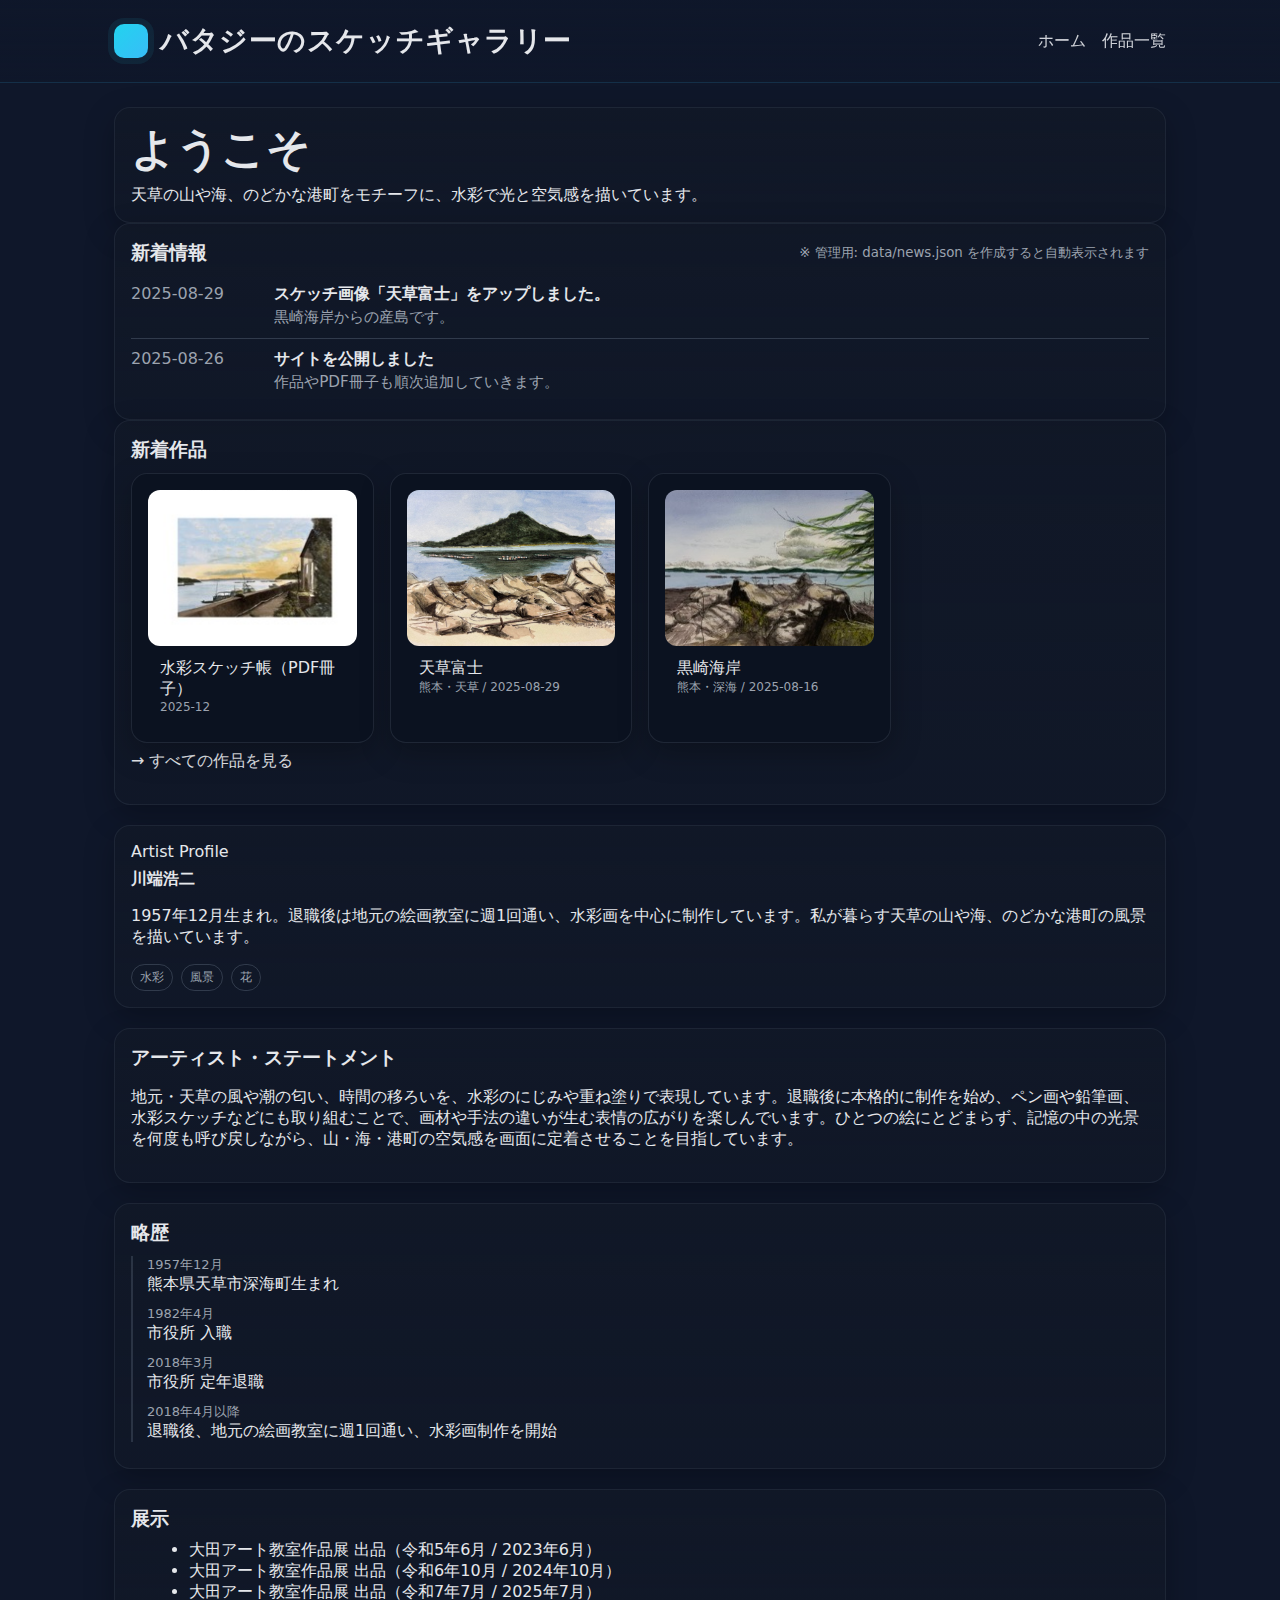
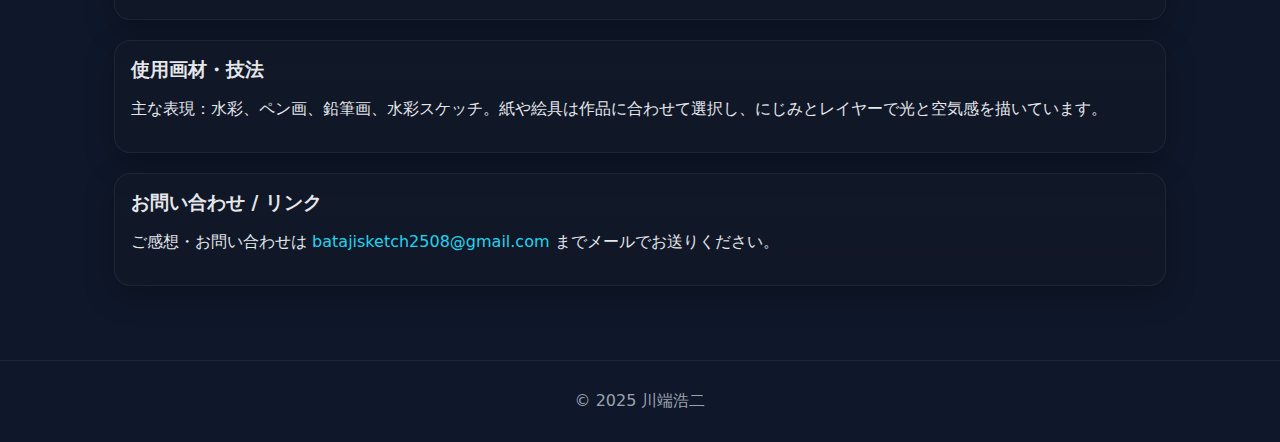
<file: index.html>
<!DOCTYPE html>
<html lang="ja">
<head>
  <meta charset="utf-8">
  <meta name="viewport" content="width=device-width,initial-scale=1">
  <title>バタジーのスケッチギャラリー</title>
  <meta name="description" content="水彩画の作品一覧・新着情報・プロフィール">
  <link rel="stylesheet" href="assets/style.css">
  <style>
    /* 新着情報用の軽いスタイル */
    .news-list{list-style:none;margin:0;padding:0}
    .news-list li{display:flex;gap:12px;padding:10px 0;border-top:1px solid rgba(148,163,184,.25)}
    .news-list li:first-child{border-top:none}
    .news-date{color:var(--muted);min-width:8.2em;white-space:nowrap}
    .news-title{font-weight:600}
    .news-body{color:var(--muted);font-size:.95em;margin-top:2px}
    .empty{color:var(--muted)}

    /* プロフィール用 */
    .section{margin:20px 0}
    .timeline{border-left:2px solid rgba(148,163,184,.2);padding-left:14px}
    .timeline .row{margin:10px 0}
    .timeline .row .year{color:var(--muted);font-size:13px}
    .contact a{color:var(--accent)}
  </style>
</head>
<body>
<header class="site">
  <div class="container" style="display:flex;align-items:center;justify-content:space-between;gap:16px;">
    <div class="brand"><div class="logo"></div><strong>バタジーのスケッチギャラリー</strong></div>
    <nav class="links">
      <a href="index.html">ホーム</a>
      <a href="gallery.html">作品一覧</a>
      <!-- プロフィールは削除済み -->
    </nav>
  </div>
</header>

<main class="container">
  <!-- ヒーロー / リード -->
  <section class="card" style="display:grid;gap:10px;">
    <h1 class="title" style="margin:0">ようこそ</h1>
    <p class="lead" style="margin:0">天草の山や海、のどかな港町をモチーフに、水彩で光と空気感を描いています。</p>
  </section>

  <!-- 新着情報 -->
  <section class="card">
    <div style="display:flex;align-items:center;justify-content:space-between;gap:12px;">
      <h3 style="margin:0">新着情報</h3>
      <small style="color:var(--muted)">※ 管理用: data/news.json を作成すると自動表示されます</small>
    </div>
    <ul id="news-list" class="news-list" style="margin-top:8px;">
      <li class="empty">お知らせは準備中です。</li>
    </ul>
  </section>

  <!-- 新着作品 -->
  <section class="card">
    <h3 style="margin:0 0 10px;">新着作品</h3>
    <div id="latest" class="grid"></div>
    <p style="margin-top:8px;"><a href="gallery.html">→ すべての作品を見る</a></p>
  </section>

  <!-- プロフィール -->
  <section class="card section">
    <div>
      <div class="badge">Artist Profile</div>
      <h2 class="title" style="margin-top:8px;font-size:1em;">川端浩二</h2>
      <p class="lead">1957年12月生まれ。退職後は地元の絵画教室に週1回通い、水彩画を中心に制作しています。私が暮らす天草の山や海、のどかな港町の風景を描いています。</p>
      <div class="badges" style="margin-top:10px;">
        <span class="tag">水彩</span>
        <span class="tag">風景</span>
        <span class="tag">花</span>
      </div>
    </div>
  </section>

  <section class="card section">
    <h3 style="margin:0 0 8px;">アーティスト・ステートメント</h3>
    <p>地元・天草の風や潮の匂い、時間の移ろいを、水彩のにじみや重ね塗りで表現しています。退職後に本格的に制作を始め、ペン画や鉛筆画、水彩スケッチなどにも取り組むことで、画材や手法の違いが生む表情の広がりを楽しんでいます。ひとつの絵にとどまらず、記憶の中の光景を何度も呼び戻しながら、山・海・港町の空気感を画面に定着させることを目指しています。</p>
  </section>

  <section class="card section">
    <h3 style="margin:0 0 8px;">略歴</h3>
    <div class="timeline">
      <div class="row"><div class="year">1957年12月</div><div>熊本県天草市深海町生まれ</div></div>
      <div class="row"><div class="year">1982年4月</div><div>市役所 入職</div></div>
      <div class="row"><div class="year">2018年3月</div><div>市役所 定年退職</div></div>
      <div class="row"><div class="year">2018年4月以降</div><div>退職後、地元の絵画教室に週1回通い、水彩画制作を開始</div></div>
    </div>
  </section>

  <section class="card section">
    <h3 style="margin:0 0 8px;">展示</h3>
    <ul style="margin:0 0 0 18px;">
      <li>大田アート教室作品展 出品（令和5年6月 / 2023年6月）</li>
      <li>大田アート教室作品展 出品（令和6年10月 / 2024年10月）</li>
      <li>大田アート教室作品展 出品（令和7年7月 / 2025年7月）</li>
    </ul>
  </section>

  <section class="card section">
    <h3 style="margin:0 0 8px;">使用画材・技法</h3>
    <p>主な表現：水彩、ペン画、鉛筆画、水彩スケッチ。紙や絵具は作品に合わせて選択し、にじみとレイヤーで光と空気感を描いています。</p>
  </section>

  <section class="card section contact">
    <h3 style="margin:0 0 8px;">お問い合わせ / リンク</h3>
    <p>ご感想・お問い合わせは <a href="mailto:mikan579@me.com">batajisketch2508@gmail.com</a> までメールでお送りください。</p>
  </section>

</main>

<footer class="site">&copy; 2025 川端浩二</footer>

<script src="assets/app.js"></script>
<script>
// ニュースの読み込み
(function(){
  const ul = document.getElementById('news-list');
  fetch('data/news.json', {cache:'no-store'})
    .then(r=>{ if(!r.ok) throw new Error(r.statusText); return r.json(); })
    .then(items=>{
      if(!Array.isArray(items) || items.length===0){
        ul.innerHTML = '<li class="empty">現在お知らせはありません。</li>';
        return;
      }
      ul.innerHTML = '';
      items
        .sort((a,b)=>String(b.date||'').localeCompare(String(a.date||'')))
        .slice(0,6)
        .forEach(n=>{
          const date = (n.date||'').slice(0,10);
          const li = document.createElement('li');
          const title = n.link
            ? `<a href="${n.link}" target="_blank" rel="noopener">${n.title||''}</a>`
            : `${n.title||''}`;
          const body = n.body ? `<div class="news-body">${n.body}</div>` : '';
          li.innerHTML = `<div class="news-date">${date}</div><div class="news-main"><div class="news-title">${title}</div>${body}</div>`;
          ul.appendChild(li);
        });
    })
    .catch(()=>{/* data/news.json が無い場合は既定文 */});
})();
</script>
</body>
</html>
</file>
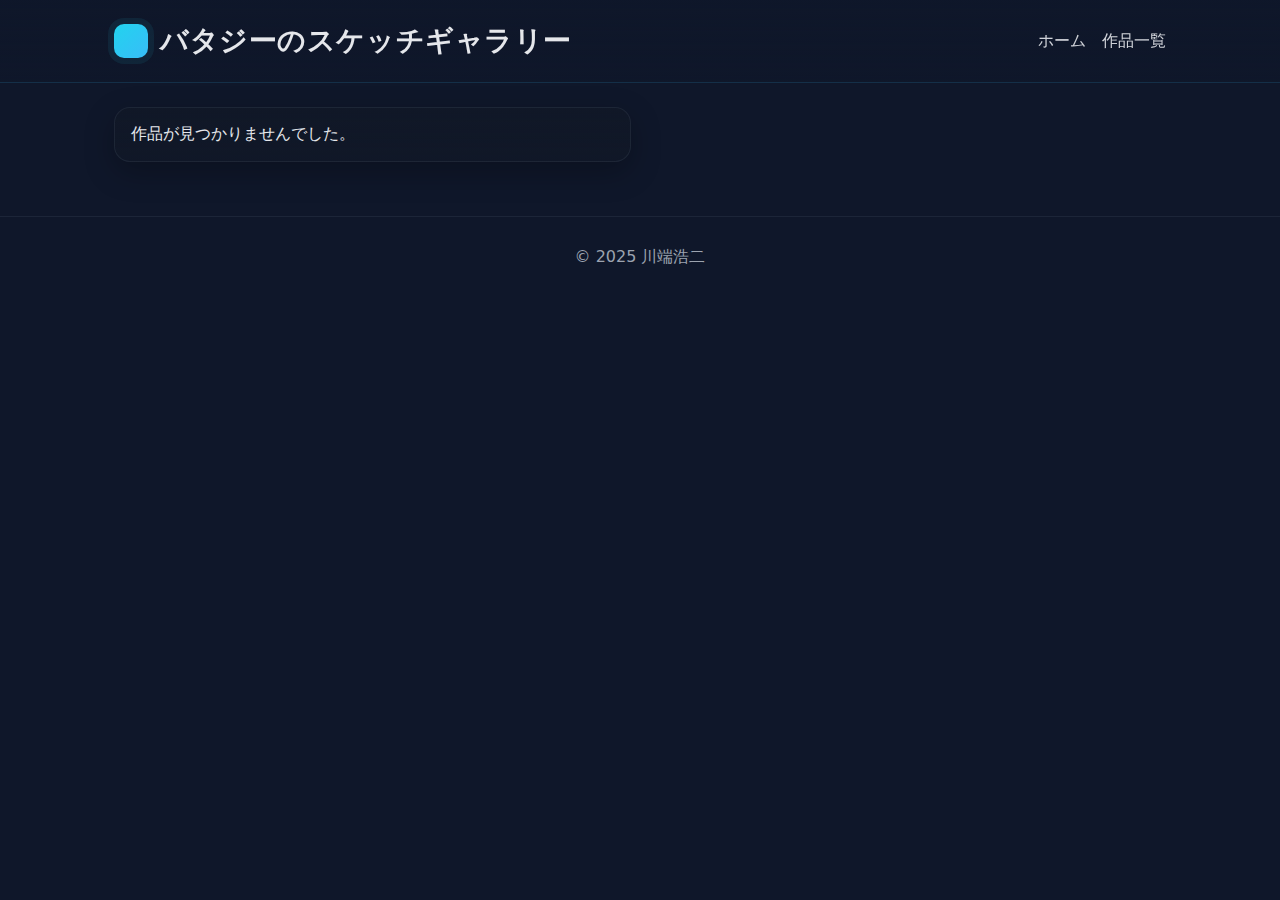
<file: detail.html>
<!DOCTYPE html>
<html lang="ja">
<head>
  <meta charset="utf-8">
  <meta name="viewport" content="width=device-width,initial-scale=1">
  <title>作品詳細 | バタジーのスケッチギャラリー</title>
  <link rel="stylesheet" href="assets/style.css">
  <style>
    .detail{display:grid;gap:18px}
    .hero{display:grid;grid-template-columns:1fr;gap:16px}
    .hero .image{width:100%;border-radius:14px;overflow:hidden;border:1px solid rgba(148,163,184,.2)}
    .hero .image img{width:100%;height:auto;display:block}
    .meta{display:grid;gap:8px}
    .meta .title{font-size:1.25rem;font-weight:700}
    .meta .sub{color:var(--muted)}
    .spec{color:var(--muted);font-size:.95rem}
    .tags{display:flex;flex-wrap:wrap;gap:8px}
    .tag{border:1px solid rgba(148,163,184,.35);padding:.15rem .55rem;border-radius:999px;font-size:.8rem}
    .actions{display:flex;gap:10px;flex-wrap:wrap}
    .btn{display:inline-flex;align-items:center;gap:6px;border:1px solid rgba(148,163,184,.35);padding:.45rem .7rem;border-radius:10px}
    .btn:hover{background:rgba(148,163,184,.12)}
    @media (min-width:920px){ .hero{grid-template-columns:minmax(0,2fr) minmax(0,1fr)} }
  </style>
</head>
<body>
<header class="site">
  <div class="container" style="display:flex;align-items:center;justify-content:space-between;gap:16px;">
    <div class="brand"><div class="logo"></div><strong>バタジーのスケッチギャラリー</strong></div>
    <nav class="links"><a href="index.html">ホーム</a><a href="gallery.html">作品一覧</a></nav>
  </div>
</header>

<main class="container">
  <section id="detail" class="detail">
    <div class="card">読み込み中です…</div>
  </section>
</main>

<footer class="site">&copy; 2025 川端浩二</footer>

<script>
  document.addEventListener('DOMContentLoaded', function(){
    const box = document.getElementById('detail');
    const qs  = new URLSearchParams(location.search);
    const key = (qs.get('id') || '').trim().toLowerCase();
  
    const esc = s => String(s ?? '').replace(/[&<>"']/g, m => (
      {'&':'&amp;','<':'&lt;','>':'&gt;','"':'&quot;',"'":'&#39;'}[m]
    ));
  
    function render(item){
      if (!item || !item.image){
        box.innerHTML = `<div class="card">作品が見つかりませんでした。</div>`;
        return;
      }
      const dateTxt = item.date ? String(item.date).slice(0,10) : '';
      const sub = [item.location || '', dateTxt].filter(Boolean).join(' / ');
      const spec = [item.size, item.paper, item.medium].filter(Boolean).join('・');
      box.innerHTML = `
        <div class="card hero">
          <div class="image">
            <img src="${item.image}" alt="${esc(item.title || '')}" decoding="async">
          </div>
          <div class="meta">
            <div class="title">${esc(item.title || '')}</div>
            ${sub ? `<div class="sub">${esc(sub)}</div>` : ''}
            ${spec ? `<div class="spec">${esc(spec)}</div>` : ''}
            ${item.description ? `<p>${esc(item.description)}</p>` : ''}
            ${Array.isArray(item.tags) && item.tags.length ? `<div class="tags">${item.tags.map(t=>`<span class="tag">${esc(t)}</span>`).join('')}</div>`:''}
            <div class="actions">
              <a class="btn" href="gallery.html">← 作品一覧へ戻る</a>
              <a class="btn" href="${item.image}" target="_blank" rel="noopener">原寸で開く</a>
              ${item.pdf && /\.pdf$/i.test(item.pdf) ? `<a class="btn" href="pdf.html?src=${encodeURIComponent(item.pdf)}" target="_blank" rel="noopener">解説PDFを見る</a>`:''}
            </div>
          </div>
        </div>
      `;
    }
  
    function findByKey(list){
      if (!key) return null;
      return list.find(x => String(x.id||'').toLowerCase() === key)
          ||  list.find(x => String((x.image||'').split('/').pop()).toLowerCase() === key)
          ||  list.find(x => String(x.title||'').toLowerCase() === key)
          ||  null;
    }
  
    fetch('data/works.json', {cache:'no-store'})
      .then(r => r.ok ? r.json() : [])
      .then(list => {
        const arr = Array.isArray(list) ? list : [list];
        render(findByKey(arr));
      })
      .catch(() => {
        box.innerHTML = `<div class="card">作品データ（data/works.json）の読み込みに失敗しました。</div>`;
      });
  });
  </script>  
</body>
</html>
</file>
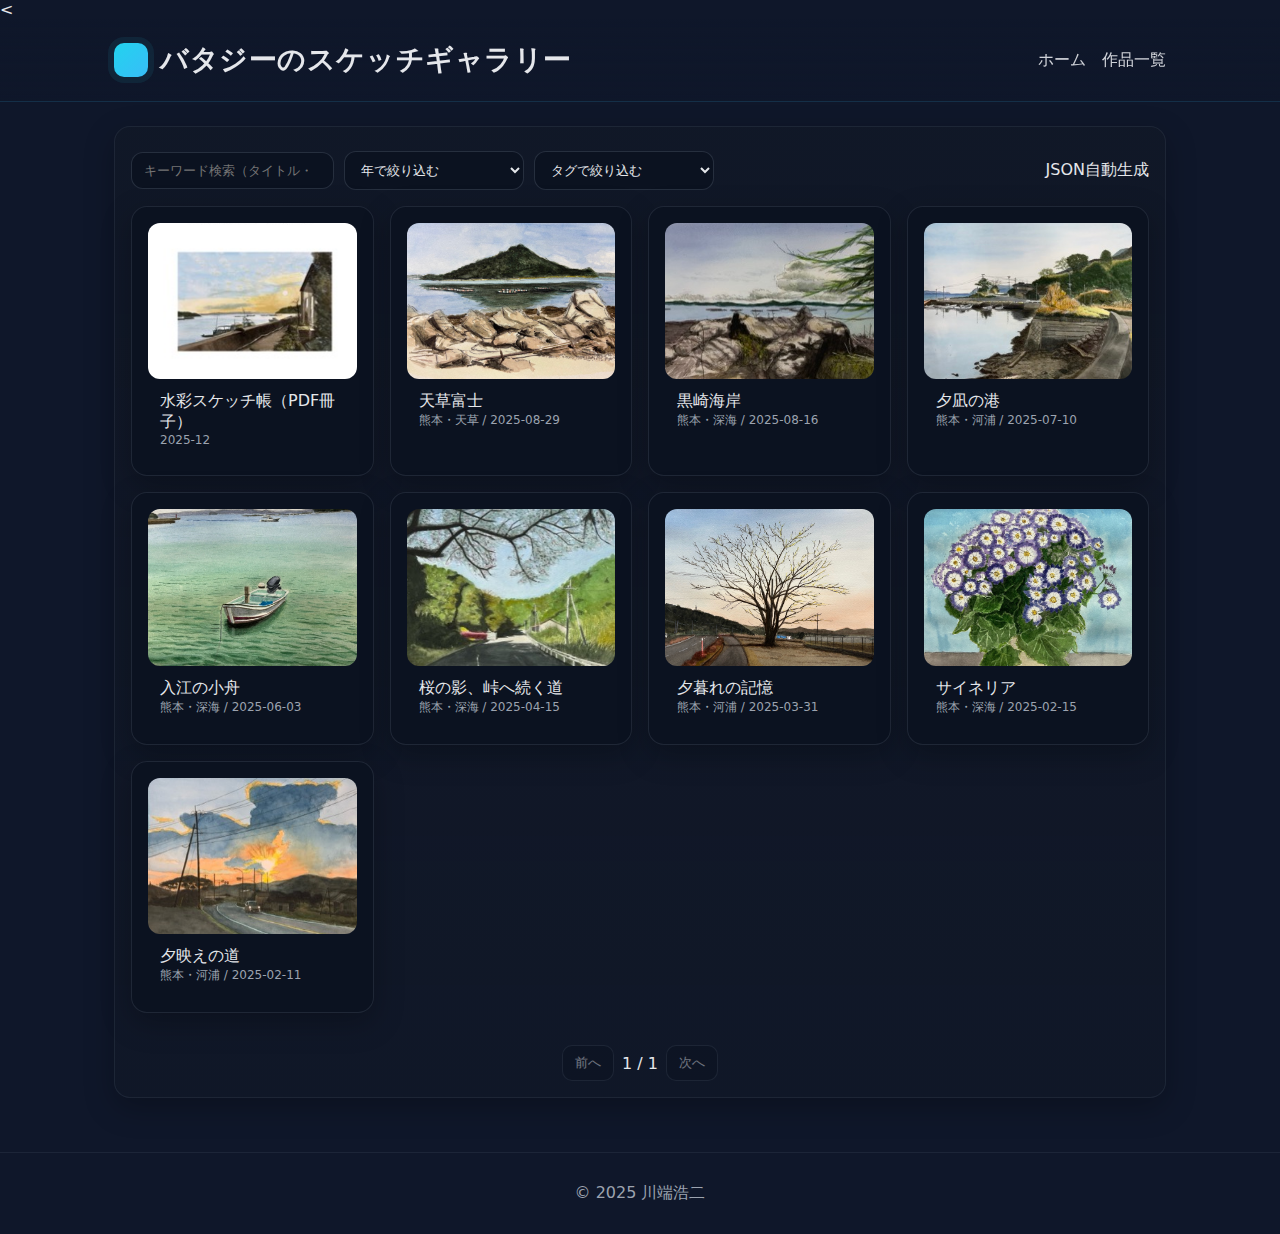
<file: gallery.html>
<<!DOCTYPE html>
<html lang="ja">
<head>
  <meta charset="utf-8">
  <meta name="viewport" content="width=device-width,initial-scale=1">
  <title>作品一覧 | バタジーのスケッチギャラリー</title>
  <link rel="stylesheet" href="assets/style.css">
</head>
<body>
<header class="site">
  <div class="container" style="display:flex;align-items:center;justify-content:space-between;gap:16px;">
    <div class="brand"><div class="logo"></div><strong>バタジーのスケッチギャラリー</strong></div>
    <nav class="links">
      <a href="index.html">ホーム</a>
      <a href="gallery.html">作品一覧</a>
      <!-- プロフィールは削除 -->
    </nav>
  </div>
</header>

<main class="container">
  <section class="card">
    <div class="toolbar">
      <input id="search" type="search" placeholder="キーワード検索（タイトル・説明・場所・タグ）">
      <select id="year"><option value="">年で絞り込む</option></select>
      <select id="tag"><option value="">タグで絞り込む</option></select>
      <div class="spacer"></div>
      <span class="badge">JSON自動生成</span>
    </div>
    <div id="grid" class="grid" aria-live="polite"></div>
    <div id="pager" class="pager"></div>
  </section>
</main>

<footer class="site">&copy; 2025 川端浩二</footer>
<script src="assets/app.js?v=6"></script>
</body>
</html>
</file>
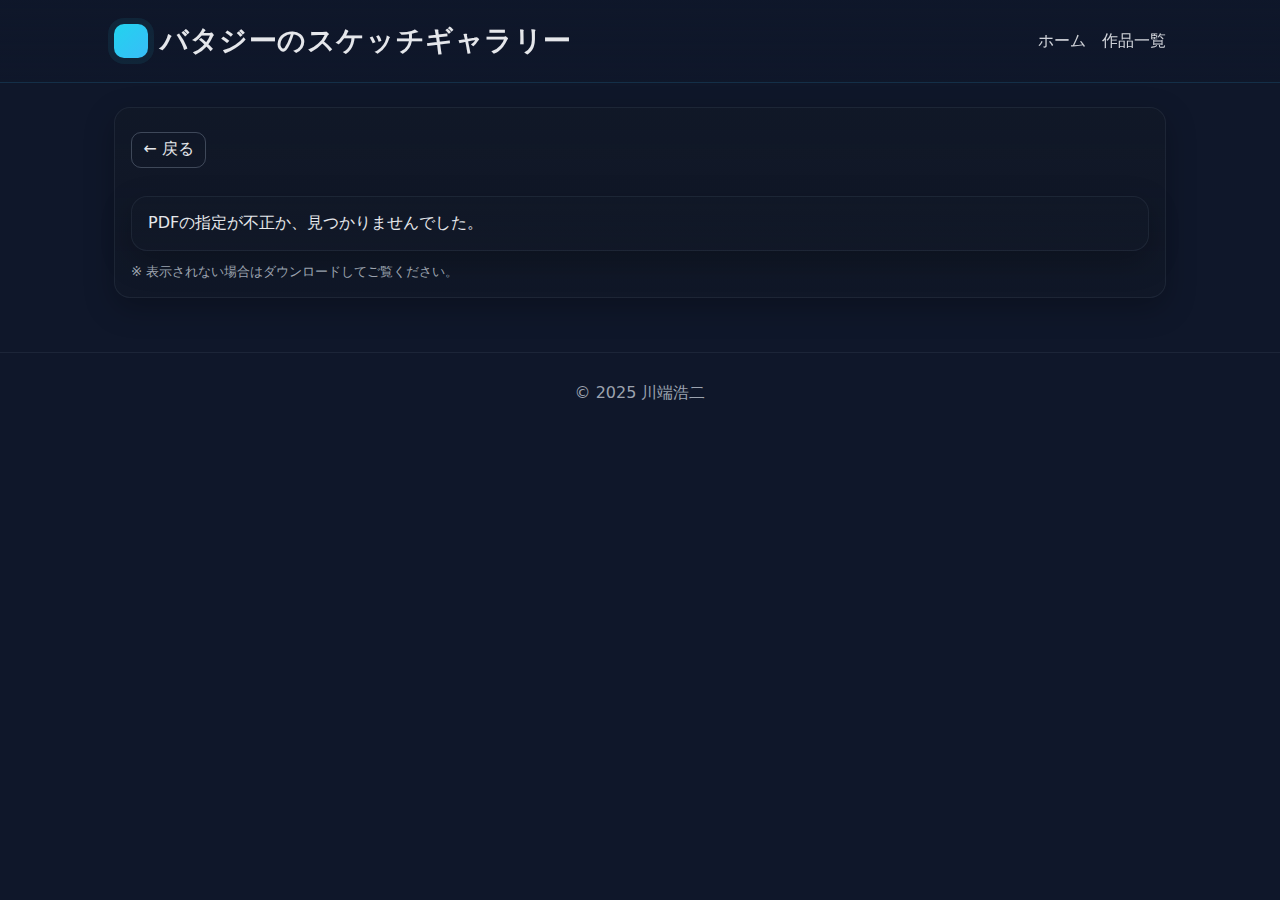
<file: pdf.html>
<!DOCTYPE html>
<html lang="ja">
<head>
  <meta charset="utf-8">
  <meta name="viewport" content="width=device-width,initial-scale=1">
  <title>解説PDF | バタジーのスケッチギャラリー</title>
  <link rel="stylesheet" href="assets/style.css">
  <style>
    .viewer{display:grid;gap:12px}
    .pdf-frame{width:100%;height:80vh;border:1px solid rgba(148,163,184,.3);border-radius:12px}
    .toolbar{display:flex;align-items:center;gap:10px;flex-wrap:wrap}
    .btn{display:inline-flex;align-items:center;gap:6px;border:1px solid rgba(148,163,184,.35);padding:.4rem .7rem;border-radius:10px}
    .btn:hover{background:rgba(148,163,184,.12)}
  </style>
</head>
<body>
<header class="site">
  <div class="container" style="display:flex;align-items:center;justify-content:space-between;gap:16px;">
    <div class="brand"><div class="logo"></div><strong>バタジーのスケッチギャラリー</strong></div>
    <nav class="links"><a href="index.html">ホーム</a><a href="gallery.html">作品一覧</a></nav>
  </div>
</header>

<main class="container">
  <section class="card viewer">
    <div class="toolbar">
      <a class="btn" href="javascript:history.back()">← 戻る</a>
      <a id="dl" class="btn" href="#" download>PDFをダウンロード</a>
    </div>
    <iframe id="frame" class="pdf-frame" title="PDF Viewer"></iframe>
    <small style="color:var(--muted)">※ 表示されない場合はダウンロードしてご覧ください。</small>
  </section>
</main>

<footer class="site">&copy; 2025 川端浩二</footer>

<script>
  const qs = new URLSearchParams(location.search);
  const src = qs.get('src') || '';
  const frame = document.getElementById('frame');
  const dl = document.getElementById('dl');

  // 簡単な安全対策：相対パスのみ許可（http/httpsやスキーム拒否）
  if (/^(https?:|data:|blob:|\/\/)/i.test(src) || !src) {
    frame.replaceWith(Object.assign(document.createElement('div'), {
      className: 'card',
      innerHTML: 'PDFの指定が不正か、見つかりませんでした。'
    }));
    dl.style.display = 'none';
  } else {
    // local サーバー上で相対パスをそのまま表示
    frame.src = src + '#toolbar=1&navpanes=0&scrollbar=1';
    dl.href = src;
  }
</script>
</body>
</html>
</file>
<file: assets/style.css>
:root{
    --bg:#0f172a;         /* Slate-900 */
    --card:#111827;       /* Gray-900  */
    --text:#e5e7eb;       /* Gray-200  */
    --muted:#9ca3af;      /* Gray-400  */
    --accent:#22d3ee;     /* Cyan-400  */
    --accent-2:#38bdf8;   /* Sky-400   */
    --ring:rgba(56,189,248,.35);
  }
  *{box-sizing:border-box}
  html,body{margin:0;padding:0;background:var(--bg);color:var(--text);font-family:system-ui,-apple-system,Segoe UI,Roboto,'Hiragino Kaku Gothic ProN','Noto Sans JP',sans-serif}
  a{color:inherit;text-decoration:none}
  .container{max-width:1100px;margin:0 auto;padding:24px}
  header.site{
    position:sticky;top:0;z-index:10;
    backdrop-filter:blur(10px);
    background:linear-gradient(180deg,rgba(15,23,42,.9),rgba(15,23,42,.6));
    border-bottom:1px solid rgba(56,189,248,.15);
  }
  .brand{display:flex;align-items:center;gap:12px}
  .brand .logo{
    width:34px;height:34px;border-radius:10px;
    background:linear-gradient(135deg,var(--accent),var(--accent-2));
    box-shadow:0 0 0 6px rgba(34,211,238,.08);
  }
  nav.links{display:flex;gap:16px;flex-wrap:wrap}
  nav.links a{opacity:.9}
  nav.links a:hover{opacity:1;color:var(--accent)}
  
  .hero{
    display:grid;grid-template-columns:1.2fr .8fr;gap:24px;align-items:center;
    padding:28px 0 8px;
  }
  .hero .title{font-size:clamp(26px,4vw,40px);line-height:1.15;margin:0 0 8px}
  .hero .lead{color:var(--muted);margin:0 0 12px}
  .hero .badge{
    display:inline-block;border:1px solid rgba(34,211,238,.4);
    color:var(--accent);padding:4px 10px;border-radius:999px;font-size:12px
  }
  .card{
    background:linear-gradient(180deg,rgba(17,24,39,.9),rgba(17,24,39,.75));
    border:1px solid rgba(148,163,184,.1);
    border-radius:16px;padding:16px;
    box-shadow:0 10px 30px rgba(0,0,0,.25);
  }
  
  .toolbar{
    display:flex;flex-wrap:wrap;gap:10px;align-items:center;margin:8px 0 16px
  }
  .toolbar input, .toolbar select{
    background:#0b1220;color:var(--text);border:1px solid rgba(148,163,184,.2);
    padding:10px 12px;border-radius:12px;outline:none;min-width:180px
  }
  .toolbar input:focus, .toolbar select:focus{box-shadow:0 0 0 6px var(--ring);border-color:var(--accent-2)}
  .toolbar .spacer{flex:1}
  
  .grid{
    display:grid;gap:16px;
    grid-template-columns:repeat(auto-fill,minmax(220px,1fr));
  }
  .item{
    border-radius:16px;overflow:hidden;position:relative;
    border:1px solid rgba(148,163,184,.15);
    background:#0b1220;
    transition:transform .2s ease, box-shadow .2s ease;
  }
  .item:hover{transform:translateY(-2px);box-shadow:0 14px 32px rgba(0,0,0,.35)}
  .thumb{display:block;width:100%;height:180px;object-fit:cover;background:#0a0f1c}
  .meta{padding:12px}
  .meta h3{margin:0 0 6px;font-size:16px}
  .meta .sub{color:var(--muted);font-size:12px}
  
  .pager{display:flex;justify-content:center;gap:8px;margin:18px 0 0}
  .pager button{
    background:#0b1220;border:1px solid rgba(148,163,184,.25);
    color:var(--text);padding:8px 12px;border-radius:10px;cursor:pointer
  }
  .pager button[disabled]{opacity:.45;cursor:not-allowed}
  .pager button.active{border-color:var(--accent);box-shadow:0 0 0 6px var(--ring)}
  
  .detail{
    display:grid;gap:24px;grid-template-columns:1fr 1fr;align-items:start
  }
  .detail img{width:100%;height:auto;border-radius:16px;border:1px solid rgba(148,163,184,.2);background:#0a0f1c}
  .kv{position:relative}
  .badges{display:flex;flex-wrap:wrap;gap:8px;margin-top:6px}
  .badges .tag{
    font-size:12px;padding:4px 8px;border-radius:999px;border:1px solid rgba(148,163,184,.25);color:var(--muted)
  }
  .info h1{margin:0 0 8px}
  .info table{width:100%;border-collapse:collapse;margin:10px 0}
  .info th,.info td{border-bottom:1px dashed rgba(148,163,184,.2);padding:8px 6px;text-align:left;font-size:14px}
  .info th{color:var(--muted);width:110px}
  
  footer.site{border-top:1px solid rgba(148,163,184,.1);color:var(--muted);text-align:center;padding:30px 0;margin-top:30px}
  @media (max-width:860px){
    .hero{grid-template-columns:1fr}
    .detail{grid-template-columns:1fr}
  }

  .item .pdf-badge{
    position:absolute; top:8px; left:8px;
    background:rgba(2,132,199,.9); color:white;
    padding:2px 8px; font-size:12px; border-radius:999px;
  }

  .item{ position:relative; }
.item .pdf-badge{
  position:absolute; top:8px; left:8px;
  padding:2px 8px; font-size:12px; border-radius:999px;
  background:rgba(2,132,199,.9); color:#fff;
}
/* ===== タイトルを少し大きく（全ページ） ===== */
.site .brand strong{
  font-size: clamp(22px, 2.2vw, 30px);  /* 画面に合わせて自動拡大 */
  line-height: 1.2;
  letter-spacing: .02em;
}

/* ページ見出し（<h1 class="title">）も少し大きく */
h1.title{
  font-size: clamp(28px, 5vw, 44px);
  line-height: 1.15;
}

/* === ギャラリーのサムネを“全体表示”にする修正 === */
.thumb-wrap{
  aspect-ratio: 4 / 3;
  overflow: hidden;
  border-radius: 12px;
  background: #0a0f1c;         /* 余白の背景色（お好みで） */
  display: flex;
  align-items: center;
  justify-content: center;
}
.thumb-wrap img{
  width: 100%;
  height: 100%;
  object-fit: contain;          /* ← ここがポイント（全体表示） */
  display: block;
}

@media (max-width: 640px){
  .grid{ grid-template-columns: 1fr; }  /* スマホでは1列表示 */
}
</file>
